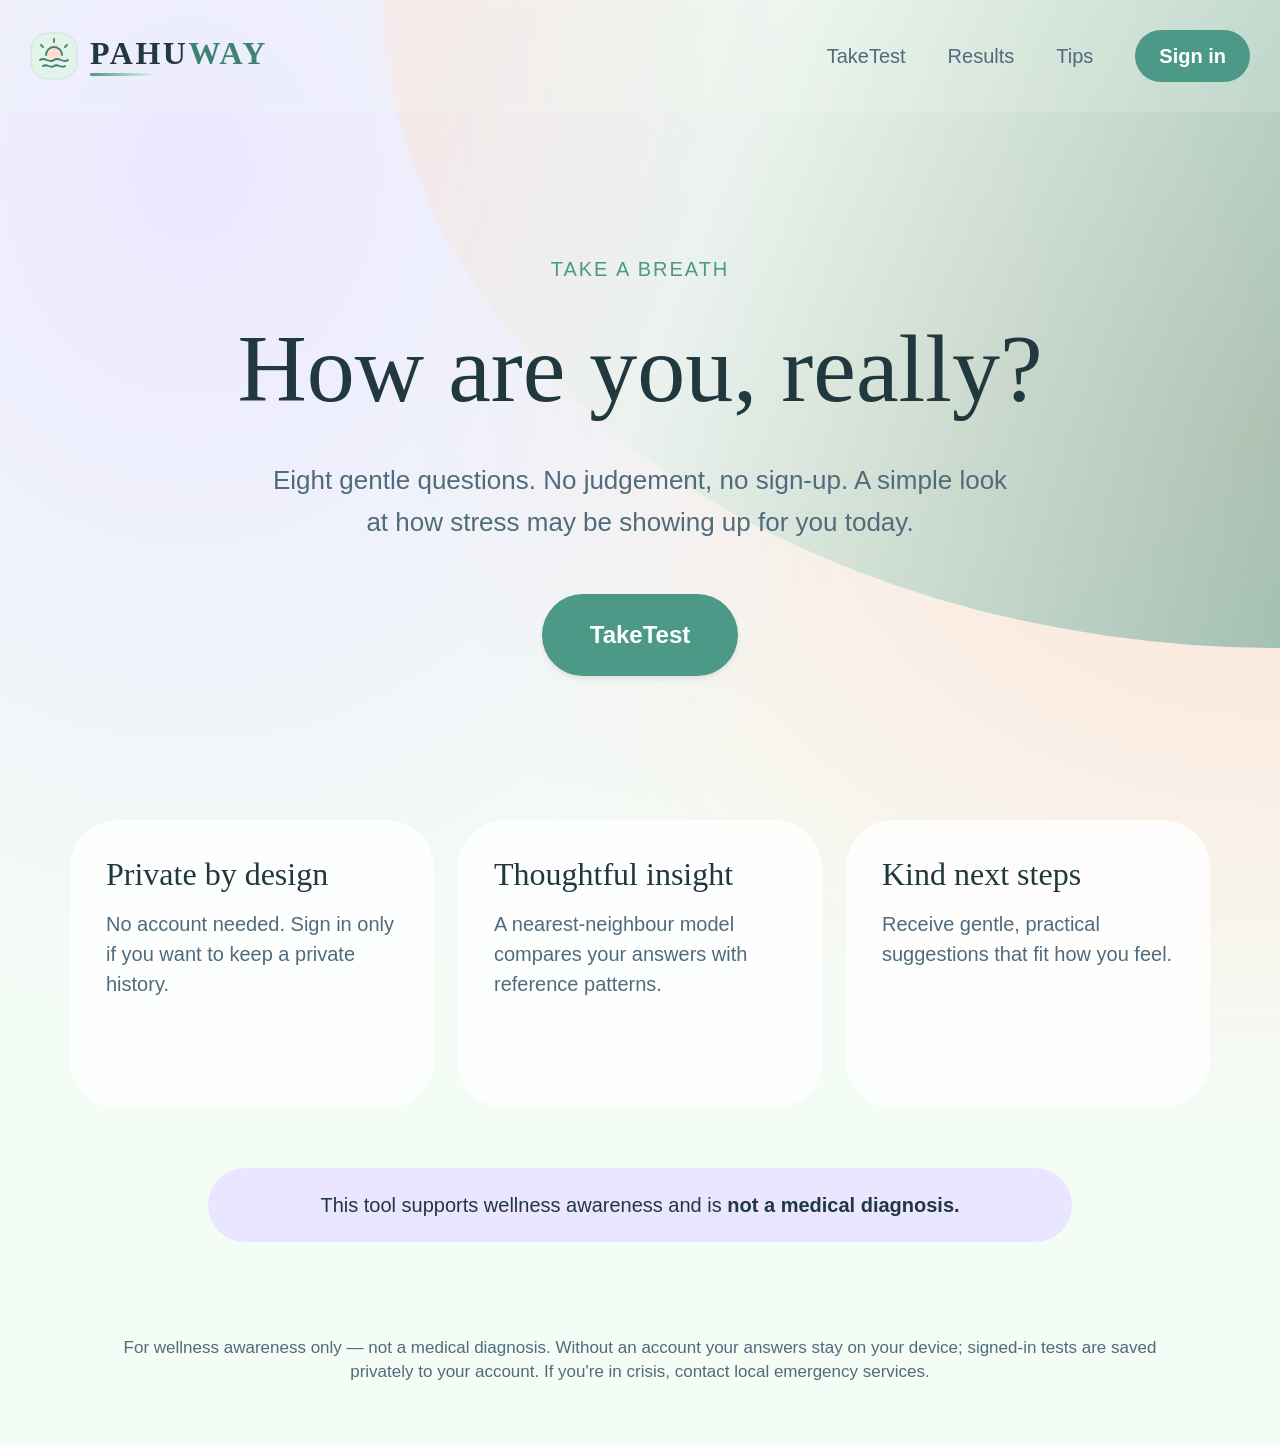
<file: index.html>
<!doctype html>
<html lang="en">
  <head>
    <meta charset="UTF-8" />
    <meta name="viewport" content="width=device-width, initial-scale=1.0" />
    <meta
      name="description"
      content="A gentle space to take a wellness test and explore wellness tips."
    />
    <title>PAHUWAY — Home</title>
    <link rel="stylesheet" href="styling/common.css" />
    <link rel="stylesheet" href="styling/index.css" />
    <script src="navigation.js" defer></script>
  </head>
  <body>
    <header class="site-header">
      <a class="brand" href="index.html" aria-label="PAHUWAY home">
        <svg class="brand-mark" viewBox="0 0 48 48" fill="none" aria-hidden="true" focusable="false">
          <rect x="1" y="1" width="46" height="46" rx="17" fill="var(--mint)" stroke="var(--border)" />
          <circle cx="24" cy="21" r="8" fill="var(--peach)" />
          <path d="M16 23a8 8 0 0 1 16 0M24 7v3M11 13l2 2M37 13l-2 2" stroke="currentColor" stroke-width="1.8" stroke-linecap="round" />
          <path d="M10 28c5-4 9 4 14 0s9 4 14 0M13 34c4-3 7 3 11 0s7 3 11 0" stroke="currentColor" stroke-width="1.8" stroke-linecap="round" />
        </svg>
        <span class="brand-wordmark">PAHU<span class="brand-accent">WAY</span></span>
      </a>
      <nav class="site-nav" aria-label="Main navigation">
        <a href="TakeTest.html">TakeTest</a>
        <a href="results.html">Results</a>
        <a href="tips.html">Tips</a>
        <a class="nav-sign-in" href="sign-in.html">Sign in</a>
      </nav>
    </header>
    <main>
      <section class="hero" aria-labelledby="home-title">
        <p class="eyebrow">Take a breath</p>
        <h1 id="home-title">How are you, really?</h1>
        <p class="hero-description">
          Eight gentle questions. No judgement, no sign-up. A simple look at how
          stress may be showing up for you today.
        </p>
        <a class="button" href="TakeTest.html">TakeTest</a>
      </section>
      <div class="home-content">
        <section class="feature-grid" aria-label="About PAHUWAY">
          <article class="feature-card">
            <h2>Private by design</h2>
            <p>
              No account needed. Sign in only if you want to keep a private
              history.
            </p>
          </article>
          <article class="feature-card">
            <h2>Thoughtful insight</h2>
            <p>
              A nearest-neighbour model compares your answers with reference
              patterns.
            </p>
          </article>
          <article class="feature-card">
            <h2>Kind next steps</h2>
            <p>Receive gentle, practical suggestions that fit how you feel.</p>
          </article>
        </section>
        <p class="wellness-note">
          This tool supports wellness awareness and is
          <strong>not a medical diagnosis.</strong>
        </p>
      </div>
    </main>
    <footer class="site-footer">
      For wellness awareness only — not a medical diagnosis. Without an account
      your answers stay on your device; signed-in tests are saved privately
      to your account. If you're in crisis, contact local emergency services.
    </footer>
  </body>
</html>
</file>
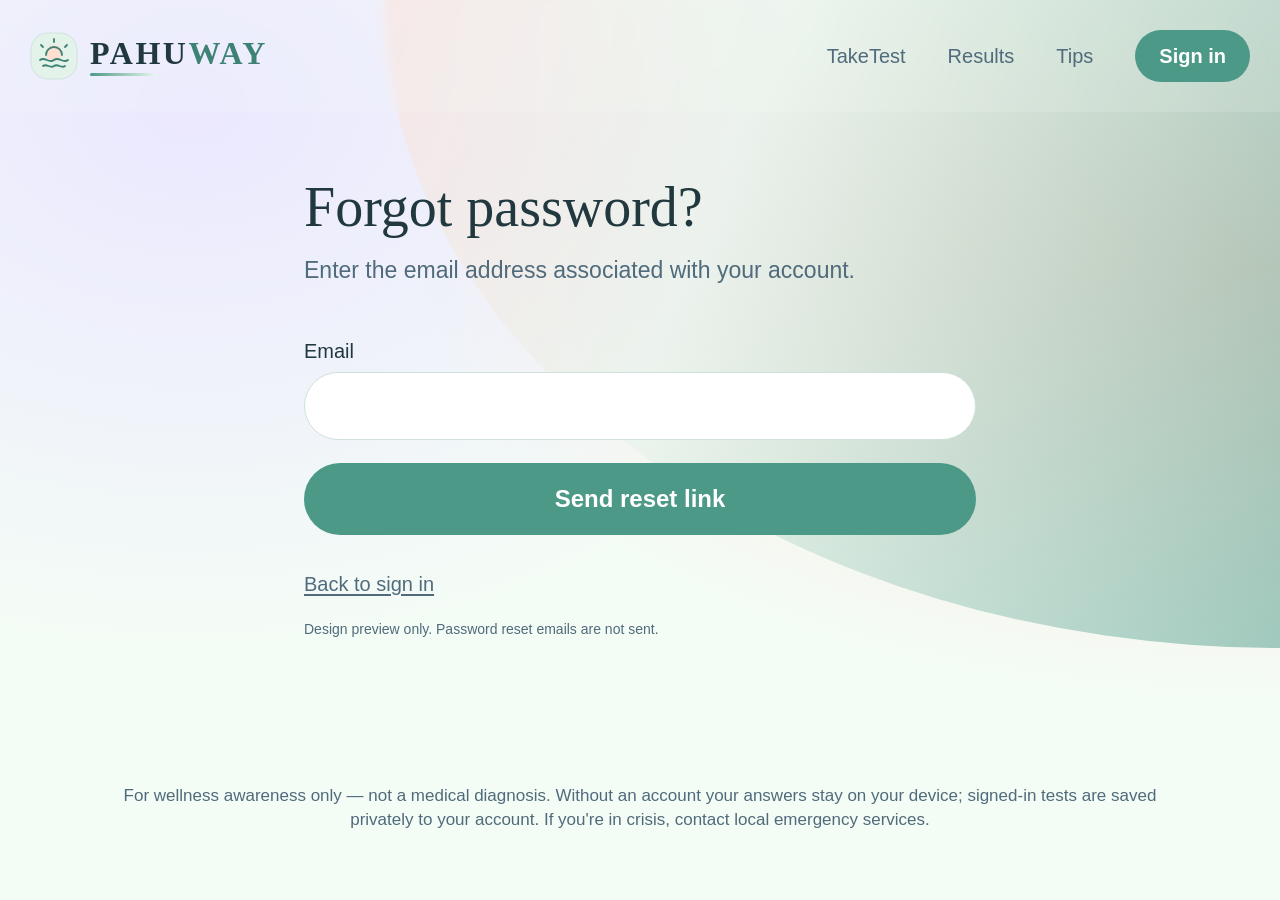
<file: forgot-password.html>
<!doctype html>
<html lang="en">
  <head>
    <meta charset="UTF-8" />
    <meta name="viewport" content="width=device-width, initial-scale=1.0" />
    <title>Forgot password — PAHUWAY</title>
    <link rel="stylesheet" href="styling/common.css" />
    <link rel="stylesheet" href="styling/forgot-password.css" />
    <script src="navigation.js" defer></script>
  </head>
  <body class="auth-page">
    <header class="site-header">
      <a class="brand" href="index.html" aria-label="PAHUWAY home">
        <svg class="brand-mark" viewBox="0 0 48 48" fill="none" aria-hidden="true" focusable="false">
          <rect x="1" y="1" width="46" height="46" rx="17" fill="var(--mint)" stroke="var(--border)" />
          <circle cx="24" cy="21" r="8" fill="var(--peach)" />
          <path d="M16 23a8 8 0 0 1 16 0M24 7v3M11 13l2 2M37 13l-2 2" stroke="currentColor" stroke-width="1.8" stroke-linecap="round" />
          <path d="M10 28c5-4 9 4 14 0s9 4 14 0M13 34c4-3 7 3 11 0s7 3 11 0" stroke="currentColor" stroke-width="1.8" stroke-linecap="round" />
        </svg>
        <span class="brand-wordmark">PAHU<span class="brand-accent">WAY</span></span>
      </a>
      <nav class="site-nav" aria-label="Main navigation">
        <a href="TakeTest.html">TakeTest</a>
        <a href="results.html">Results</a>
        <a href="tips.html">Tips</a>
        <a class="nav-sign-in" href="sign-in.html">Sign in</a>
      </nav>
    </header>
    <main class="auth-main">
      <h1>Forgot password?</h1>
      <p class="intro">Enter the email address associated with your account.</p>
      <form class="auth-form" aria-describedby="demo-note">
        <div class="field">
          <label for="email">Email</label
          ><input id="email" type="email" autocomplete="email" required />
        </div>
        <button class="button" type="button">Send reset link</button>
      </form>
      <div class="auth-links"><a href="sign-in.html">Back to sign in</a></div>
      <p class="demo-note" id="demo-note">
        Design preview only. Password reset emails are not sent.
      </p>
    </main>
    <footer class="site-footer">
      For wellness awareness only — not a medical diagnosis. Without an account
      your answers stay on your device; signed-in tests are saved privately
      to your account. If you're in crisis, contact local emergency services.
    </footer>
  </body>
</html>
</file>
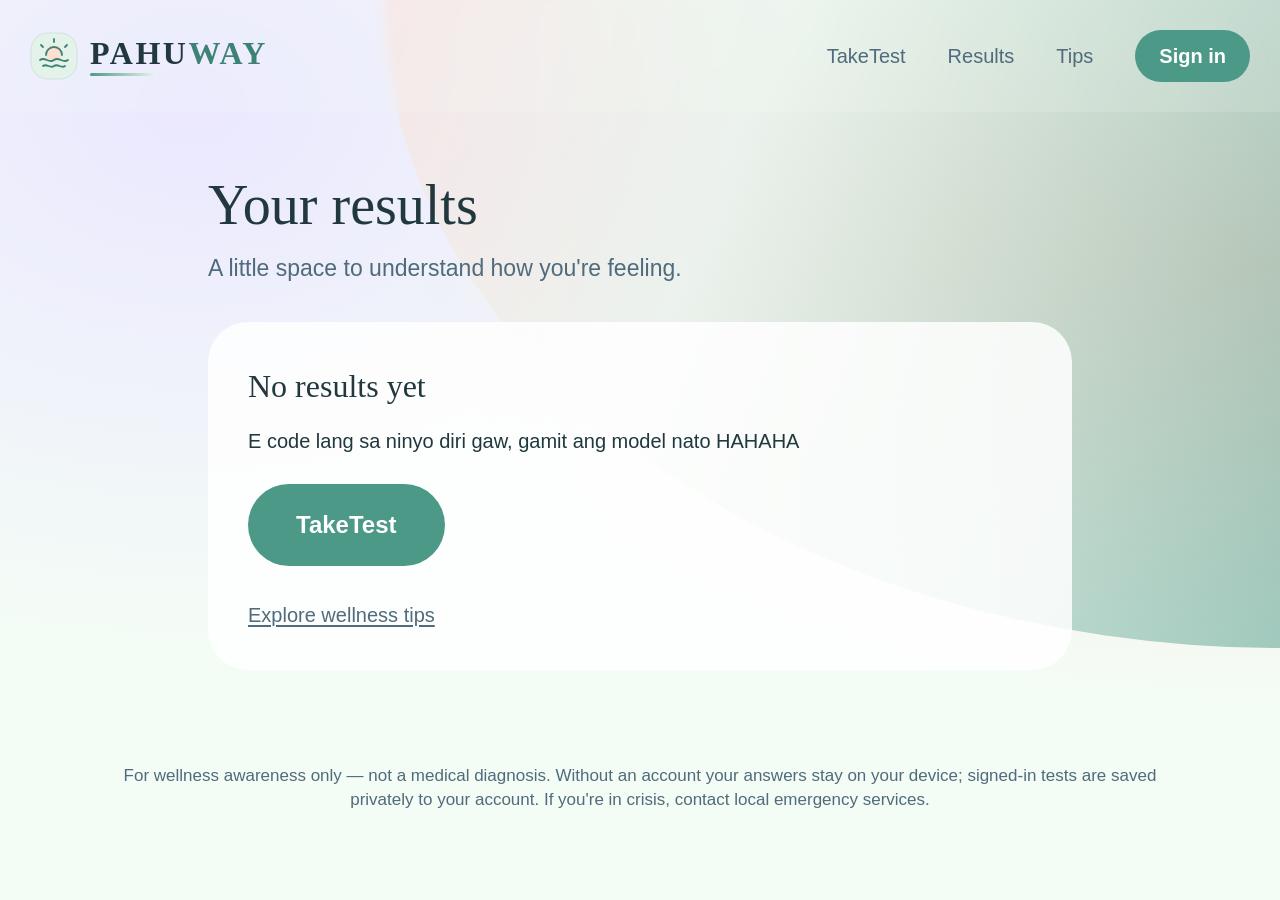
<file: results.html>
<!doctype html>
<html lang="en">
  <head>
    <meta charset="UTF-8" />
    <meta name="viewport" content="width=device-width, initial-scale=1.0" />
    <title>Results — PAHUWAY</title>
    <link rel="stylesheet" href="styling/common.css" />
    <link rel="stylesheet" href="styling/results.css" />
    <script src="navigation.js" defer></script>
  </head>
  <body>
    <header class="site-header">
      <a class="brand" href="index.html" aria-label="PAHUWAY home">
        <svg
          class="brand-mark"
          viewBox="0 0 48 48"
          fill="none"
          aria-hidden="true"
          focusable="false"
        >
          <rect
            x="1"
            y="1"
            width="46"
            height="46"
            rx="17"
            fill="var(--mint)"
            stroke="var(--border)"
          />
          <circle cx="24" cy="21" r="8" fill="var(--peach)" />
          <path
            d="M16 23a8 8 0 0 1 16 0M24 7v3M11 13l2 2M37 13l-2 2"
            stroke="currentColor"
            stroke-width="1.8"
            stroke-linecap="round"
          />
          <path
            d="M10 28c5-4 9 4 14 0s9 4 14 0M13 34c4-3 7 3 11 0s7 3 11 0"
            stroke="currentColor"
            stroke-width="1.8"
            stroke-linecap="round"
          />
        </svg>
        <span class="brand-wordmark"
          >PAHU<span class="brand-accent">WAY</span></span
        >
      </a>
      <nav class="site-nav" aria-label="Main navigation">
        <a href="TakeTest.html">TakeTest</a>
        <a href="results.html" aria-current="page">Results</a>
        <a href="tips.html">Tips</a>
        <a class="nav-sign-in" href="sign-in.html">Sign in</a>
      </nav>
    </header>
    <main class="results-main">
      <h1>Your results</h1>
      <p class="intro">A little space to understand how you're feeling.</p>
      <section class="empty-state">
        <h2>No results yet</h2>
        <p>E code lang sa ninyo diri gaw, gamit ang model nato HAHAHA</p>
        <a class="button" href="TakeTest.html">TakeTest</a>
        <p class="auth-links"><a href="tips.html">Explore wellness tips</a></p>
      </section>
    </main>
    <footer class="site-footer">
      For wellness awareness only — not a medical diagnosis. Without an account
      your answers stay on your device; signed-in tests are saved privately to
      your account. If you're in crisis, contact local emergency services.
    </footer>
  </body>
</html>
</file>
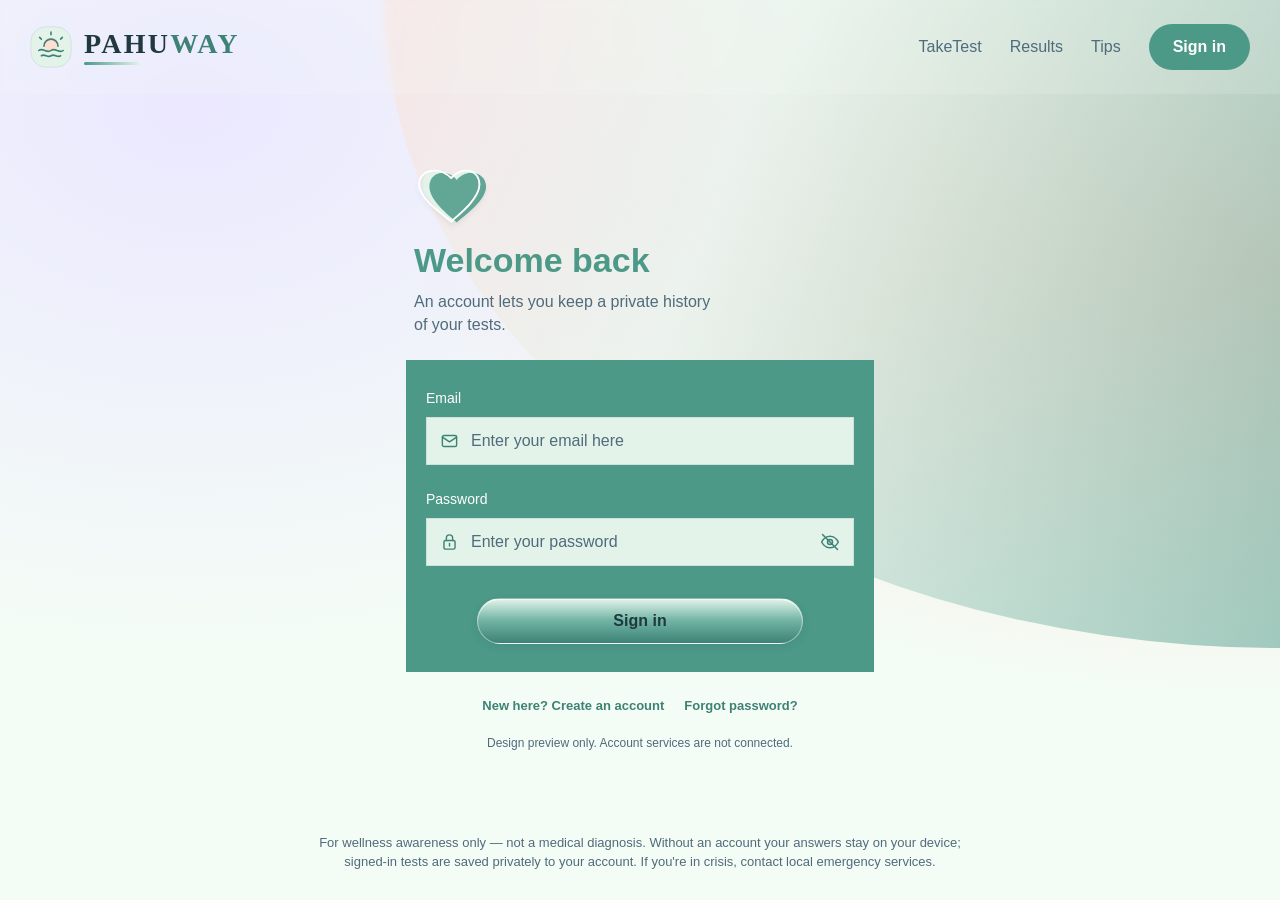
<file: sign-in.html>
<!doctype html>
<html lang="en">
  <head>
    <meta charset="UTF-8" />
    <meta name="viewport" content="width=device-width, initial-scale=1.0" />
    <title>Sign in — PAHUWAY</title>
    <link rel="stylesheet" href="styling/common.css" />
    <link rel="stylesheet" href="styling/sign-in.css" />
    <script src="auth.js" defer></script>
    <script src="navigation.js" defer></script>
  </head>
  <body class="auth-page">
    <header class="site-header">
      <a class="brand" href="index.html" aria-label="PAHUWAY home">
        <svg class="brand-mark" viewBox="0 0 48 48" fill="none" aria-hidden="true" focusable="false">
          <rect x="1" y="1" width="46" height="46" rx="17" fill="var(--mint)" stroke="var(--border)" />
          <circle cx="24" cy="21" r="8" fill="var(--peach)" />
          <path d="M16 23a8 8 0 0 1 16 0M24 7v3M11 13l2 2M37 13l-2 2" stroke="currentColor" stroke-width="1.8" stroke-linecap="round" />
          <path d="M10 28c5-4 9 4 14 0s9 4 14 0M13 34c4-3 7 3 11 0s7 3 11 0" stroke="currentColor" stroke-width="1.8" stroke-linecap="round" />
        </svg>
        <span class="brand-wordmark">PAHU<span class="brand-accent">WAY</span></span>
      </a>
      <nav class="site-nav" aria-label="Main navigation">
        <a href="TakeTest.html">TakeTest</a>
        <a href="results.html">Results</a>
        <a href="tips.html">Tips</a>
        <a class="nav-sign-in" href="sign-in.html" aria-current="page"
          >Sign in</a
        >
      </nav>
    </header>
    <main class="auth-main">
      <svg class="auth-mark" viewBox="0 0 82 72" fill="none" aria-hidden="true" focusable="false">
        <path d="M41 65C33 58 9 41 9 25C9 8 29 4 41 17C53 4 73 8 73 25C73 41 49 58 41 65Z" fill="var(--mint)" />
        <path d="M45 65C37 58 16 42 16 27C16 12 34 7 45 20C56 7 76 12 76 27C76 42 53 58 45 65Z" fill="currentColor" fill-opacity=".85" />
        <path d="M39 64C31 57 5 40 5 25C5 9 26 5 39 18C51 5 69 9 69 25C69 40 47 57 39 64Z" stroke="white" stroke-width="2" />
      </svg>
      <h1>Welcome back</h1>
      <p class="intro">
        An account lets you keep a private history of your tests.
      </p>
      <form class="auth-form" aria-describedby="demo-note">
        <div class="field">
          <label for="email">Email</label>
          <div class="input-wrap">
            <svg class="field-icon" viewBox="0 0 24 24" fill="none" stroke="currentColor" stroke-width="1.8" stroke-linecap="round" stroke-linejoin="round" aria-hidden="true" focusable="false"><rect x="3" y="5" width="18" height="14" rx="2"/><path d="m3 7 9 6 9-6"/></svg>
            <input id="email" type="email" autocomplete="email" placeholder="Enter your email here" required />
          </div>
        </div>
        <div class="field">
          <label for="password">Password</label>
          <div class="input-wrap">
            <svg class="field-icon" viewBox="0 0 24 24" fill="none" stroke="currentColor" stroke-width="1.8" stroke-linecap="round" stroke-linejoin="round" aria-hidden="true" focusable="false"><rect x="5" y="10" width="14" height="11" rx="2"/><path d="M8 10V7a4 4 0 0 1 8 0v3"/><path d="M12 14v3"/></svg>
            <input id="password" type="password" autocomplete="current-password" placeholder="Enter your password" required />
            <button class="password-toggle" type="button" aria-label="Show password" aria-controls="password" aria-pressed="false">
              <svg class="eye-icon" viewBox="0 0 24 24" fill="none" stroke="currentColor" stroke-width="1.8" stroke-linecap="round" stroke-linejoin="round" aria-hidden="true" focusable="false"><path d="M2 12s3.5-7 10-7 10 7 10 7-3.5 7-10 7S2 12 2 12Z"/><circle cx="12" cy="12" r="3"/><path class="eye-slash" d="m3 3 18 18"/></svg>
            </button>
          </div>
        </div>
        <button class="button" type="button">Sign in</button>
      </form>
      <div class="auth-links">
        <a href="sign-up.html">New here? Create an account</a
        ><a href="forgot-password.html">Forgot password?</a>
      </div>
      <p class="demo-note" id="demo-note">
        Design preview only. Account services are not connected.
      </p>
    </main>
    <footer class="site-footer">
      For wellness awareness only — not a medical diagnosis. Without an account
      your answers stay on your device; signed-in tests are saved privately
      to your account. If you're in crisis, contact local emergency services.
    </footer>
  </body>
</html>
</file>
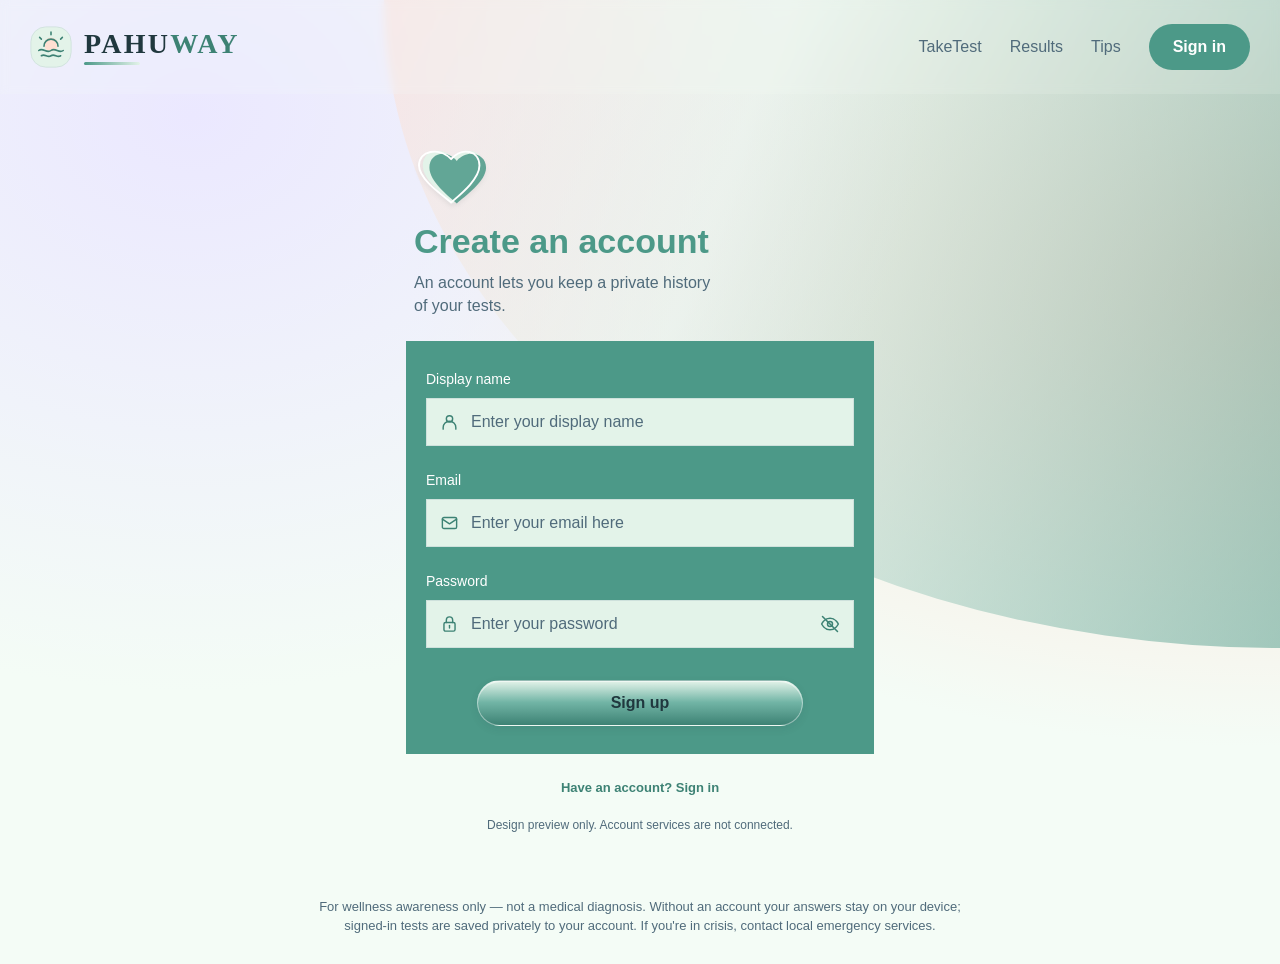
<file: sign-up.html>
<!doctype html>
<html lang="en">
  <head>
    <meta charset="UTF-8" />
    <meta name="viewport" content="width=device-width, initial-scale=1.0" />
    <title>Sign up — PAHUWAY</title>
    <link rel="stylesheet" href="styling/common.css" />
    <link rel="stylesheet" href="styling/sign-up.css" />
    <script src="auth.js" defer></script>
    <script src="navigation.js" defer></script>
  </head>
  <body class="auth-page">
    <header class="site-header">
      <a class="brand" href="index.html" aria-label="PAHUWAY home">
        <svg class="brand-mark" viewBox="0 0 48 48" fill="none" aria-hidden="true" focusable="false">
          <rect x="1" y="1" width="46" height="46" rx="17" fill="var(--mint)" stroke="var(--border)" />
          <circle cx="24" cy="21" r="8" fill="var(--peach)" />
          <path d="M16 23a8 8 0 0 1 16 0M24 7v3M11 13l2 2M37 13l-2 2" stroke="currentColor" stroke-width="1.8" stroke-linecap="round" />
          <path d="M10 28c5-4 9 4 14 0s9 4 14 0M13 34c4-3 7 3 11 0s7 3 11 0" stroke="currentColor" stroke-width="1.8" stroke-linecap="round" />
        </svg>
        <span class="brand-wordmark">PAHU<span class="brand-accent">WAY</span></span>
      </a>
      <nav class="site-nav" aria-label="Main navigation">
        <a href="TakeTest.html">TakeTest</a>
        <a href="results.html">Results</a>
        <a href="tips.html">Tips</a>
        <a class="nav-sign-in" href="sign-in.html">Sign in</a>
      </nav>
    </header>
    <main class="auth-main">
      <svg class="auth-mark" viewBox="0 0 82 72" fill="none" aria-hidden="true" focusable="false">
        <path d="M41 65C33 58 9 41 9 25C9 8 29 4 41 17C53 4 73 8 73 25C73 41 49 58 41 65Z" fill="var(--mint)" />
        <path d="M45 65C37 58 16 42 16 27C16 12 34 7 45 20C56 7 76 12 76 27C76 42 53 58 45 65Z" fill="currentColor" fill-opacity=".85" />
        <path d="M39 64C31 57 5 40 5 25C5 9 26 5 39 18C51 5 69 9 69 25C69 40 47 57 39 64Z" stroke="white" stroke-width="2" />
      </svg>
      <h1>Create an account</h1>
      <p class="intro">
        An account lets you keep a private history of your tests.
      </p>
      <form class="auth-form" aria-describedby="demo-note">
        <div class="field">
          <label for="display-name">Display name</label>
          <div class="input-wrap">
            <svg class="field-icon" viewBox="0 0 24 24" fill="none" stroke="currentColor" stroke-width="1.8" stroke-linecap="round" stroke-linejoin="round" aria-hidden="true" focusable="false"><circle cx="12" cy="8" r="4"/><path d="M4 21v-2a8 8 0 0 1 16 0v2"/></svg>
            <input id="display-name" type="text" autocomplete="nickname" placeholder="Enter your display name" required />
          </div>
        </div>
        <div class="field">
          <label for="email">Email</label>
          <div class="input-wrap">
            <svg class="field-icon" viewBox="0 0 24 24" fill="none" stroke="currentColor" stroke-width="1.8" stroke-linecap="round" stroke-linejoin="round" aria-hidden="true" focusable="false"><rect x="3" y="5" width="18" height="14" rx="2"/><path d="m3 7 9 6 9-6"/></svg>
            <input id="email" type="email" autocomplete="email" placeholder="Enter your email here" required />
          </div>
        </div>
        <div class="field">
          <label for="password">Password</label>
          <div class="input-wrap">
            <svg class="field-icon" viewBox="0 0 24 24" fill="none" stroke="currentColor" stroke-width="1.8" stroke-linecap="round" stroke-linejoin="round" aria-hidden="true" focusable="false"><rect x="5" y="10" width="14" height="11" rx="2"/><path d="M8 10V7a4 4 0 0 1 8 0v3"/><path d="M12 14v3"/></svg>
            <input id="password" type="password" autocomplete="new-password" placeholder="Enter your password" required />
            <button class="password-toggle" type="button" aria-label="Show password" aria-controls="password" aria-pressed="false">
              <svg class="eye-icon" viewBox="0 0 24 24" fill="none" stroke="currentColor" stroke-width="1.8" stroke-linecap="round" stroke-linejoin="round" aria-hidden="true" focusable="false"><path d="M2 12s3.5-7 10-7 10 7 10 7-3.5 7-10 7S2 12 2 12Z"/><circle cx="12" cy="12" r="3"/><path class="eye-slash" d="m3 3 18 18"/></svg>
            </button>
          </div>
        </div>
        <button class="button" type="button">Sign up</button>
      </form>
      <div class="auth-links">
        <a href="sign-in.html">Have an account? Sign in</a>
      </div>
      <p class="demo-note" id="demo-note">
        Design preview only. Account services are not connected.
      </p>
    </main>
    <footer class="site-footer">
      For wellness awareness only — not a medical diagnosis. Without an account
      your answers stay on your device; signed-in tests are saved privately
      to your account. If you're in crisis, contact local emergency services.
    </footer>
  </body>
</html>
</file>
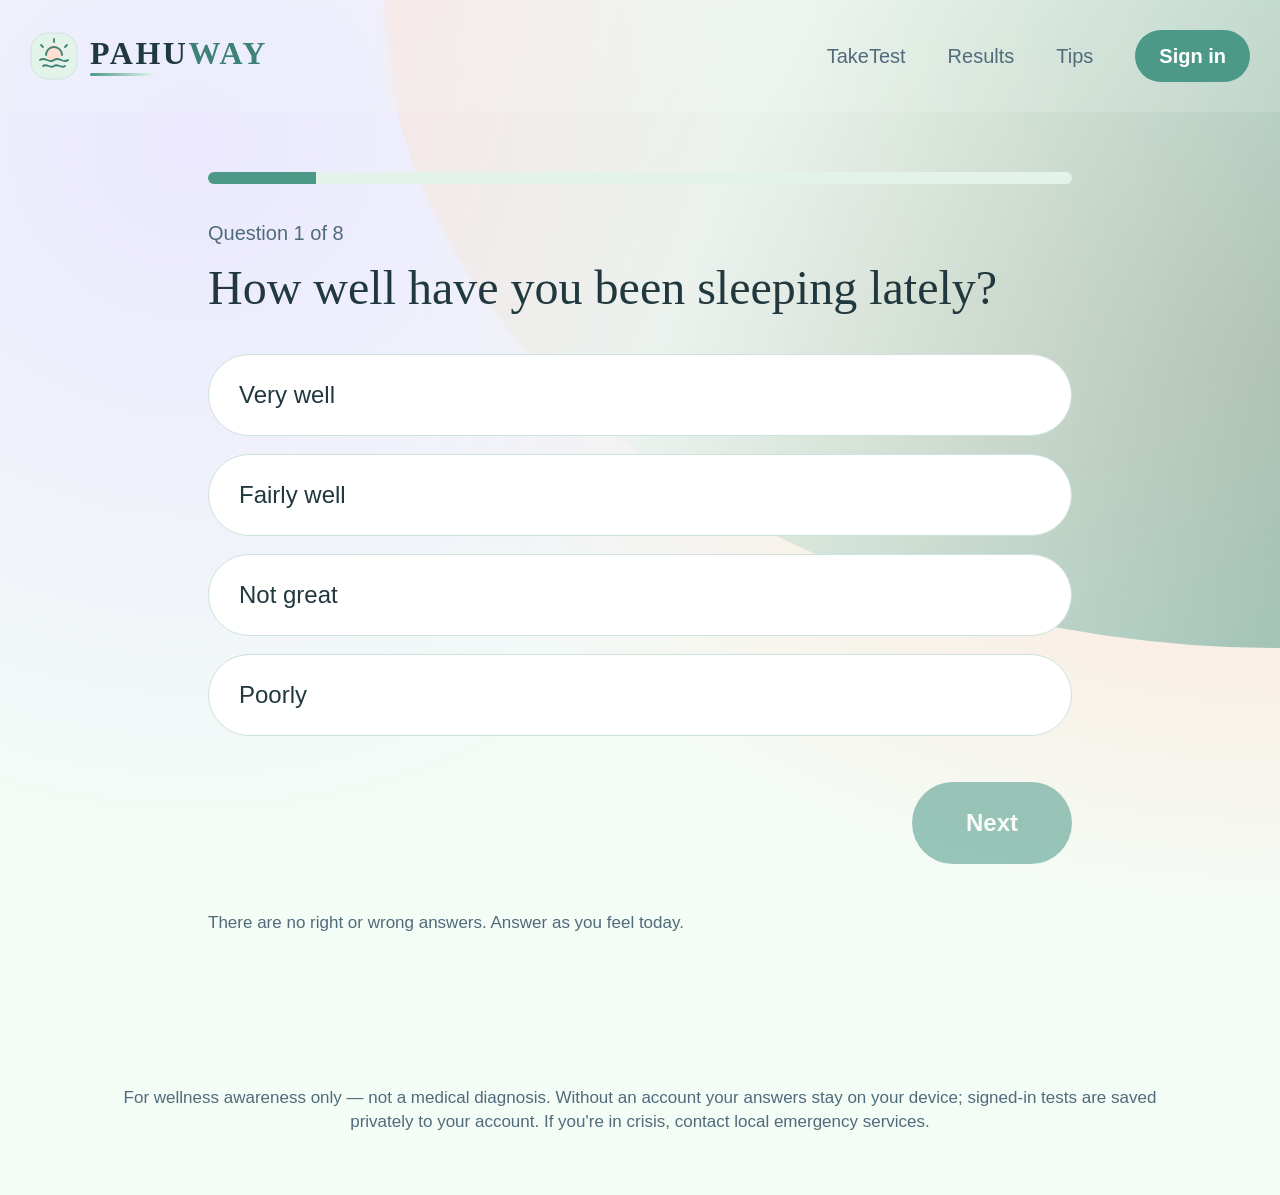
<file: TakeTest.html>
<!doctype html>
<html lang="en">
  <head>
    <meta charset="UTF-8" />
    <meta name="viewport" content="width=device-width, initial-scale=1.0" />
    <title>TakeTest — PAHUWAY</title>
    <link rel="stylesheet" href="styling/common.css" />
    <link rel="stylesheet" href="styling/TakeTest.css" />
    <script src="TakeTest.js" defer></script>
    <script src="navigation.js" defer></script>
  </head>
  <body class="TakeTest-page">
    <header class="site-header">
      <a class="brand" href="index.html" aria-label="PAHUWAY home">
        <svg class="brand-mark" viewBox="0 0 48 48" fill="none" aria-hidden="true" focusable="false">
          <rect x="1" y="1" width="46" height="46" rx="17" fill="var(--mint)" stroke="var(--border)" />
          <circle cx="24" cy="21" r="8" fill="var(--peach)" />
          <path d="M16 23a8 8 0 0 1 16 0M24 7v3M11 13l2 2M37 13l-2 2" stroke="currentColor" stroke-width="1.8" stroke-linecap="round" />
          <path d="M10 28c5-4 9 4 14 0s9 4 14 0M13 34c4-3 7 3 11 0s7 3 11 0" stroke="currentColor" stroke-width="1.8" stroke-linecap="round" />
        </svg>
        <span class="brand-wordmark">PAHU<span class="brand-accent">WAY</span></span>
      </a>
      <nav class="site-nav" aria-label="Main navigation">
        <a href="TakeTest.html" aria-current="page">TakeTest</a>
        <a href="results.html">Results</a>
        <a href="tips.html">Tips</a>
        <a class="nav-sign-in" href="sign-in.html">Sign in</a>
      </nav>
    </header>
    <main class="TakeTest-main">
      <div
        class="progress"
        role="progressbar"
        aria-label="TakeTest progress"
        aria-valuemin="0"
        aria-valuemax="8"
        aria-valuenow="1"
      >
        <div class="progress-fill"></div>
      </div>
      <p class="question-number" aria-live="polite">Question 1 of 8</p>
      <form id="TakeTest-form">
        <fieldset class="question" aria-describedby="question-help">
          <legend tabindex="-1">How well have you been sleeping lately?</legend>
          <label class="answer"
            ><input type="radio" name="sleep" value="very-well" /><span
              >Very well</span
            ></label
          >
          <label class="answer"
            ><input type="radio" name="sleep" value="fairly-well" /><span
              >Fairly well</span
            ></label
          >
          <label class="answer"
            ><input type="radio" name="sleep" value="not-great" /><span
              >Not great</span
            ></label
          >
          <label class="answer"
            ><input type="radio" name="sleep" value="poorly" /><span
              >Poorly</span
            ></label
          >
        </fieldset>
        <div class="TakeTest-actions">
          <button class="button" id="next-question" type="submit" disabled>
            Next
          </button>
        </div>
      </form>
      <p class="question-help" id="question-help">
        There are no right or wrong answers. Answer as you feel today.
      </p>
      <section
        id="TakeTest-complete"
        class="empty-state"
        hidden
        aria-labelledby="complete-title"
      >
        <h1 id="complete-title" tabindex="-1">TakeTest complete</h1>
        <p>
          Thank you for taking a moment for yourself. Explore some gentle next
          steps in our wellness tips.
        </p>
        <a class="button" href="tips.html">Explore wellness tips</a>
        <p class="demo-note">
          Your answers are not saved or used to calculate a result in this
          preview.
        </p>
      </section>
    </main>
    <footer class="site-footer">
      For wellness awareness only — not a medical diagnosis. Without an account
      your answers stay on your device; signed-in tests are saved privately
      to your account. If you're in crisis, contact local emergency services.
    </footer>
  </body>
</html>
</file>
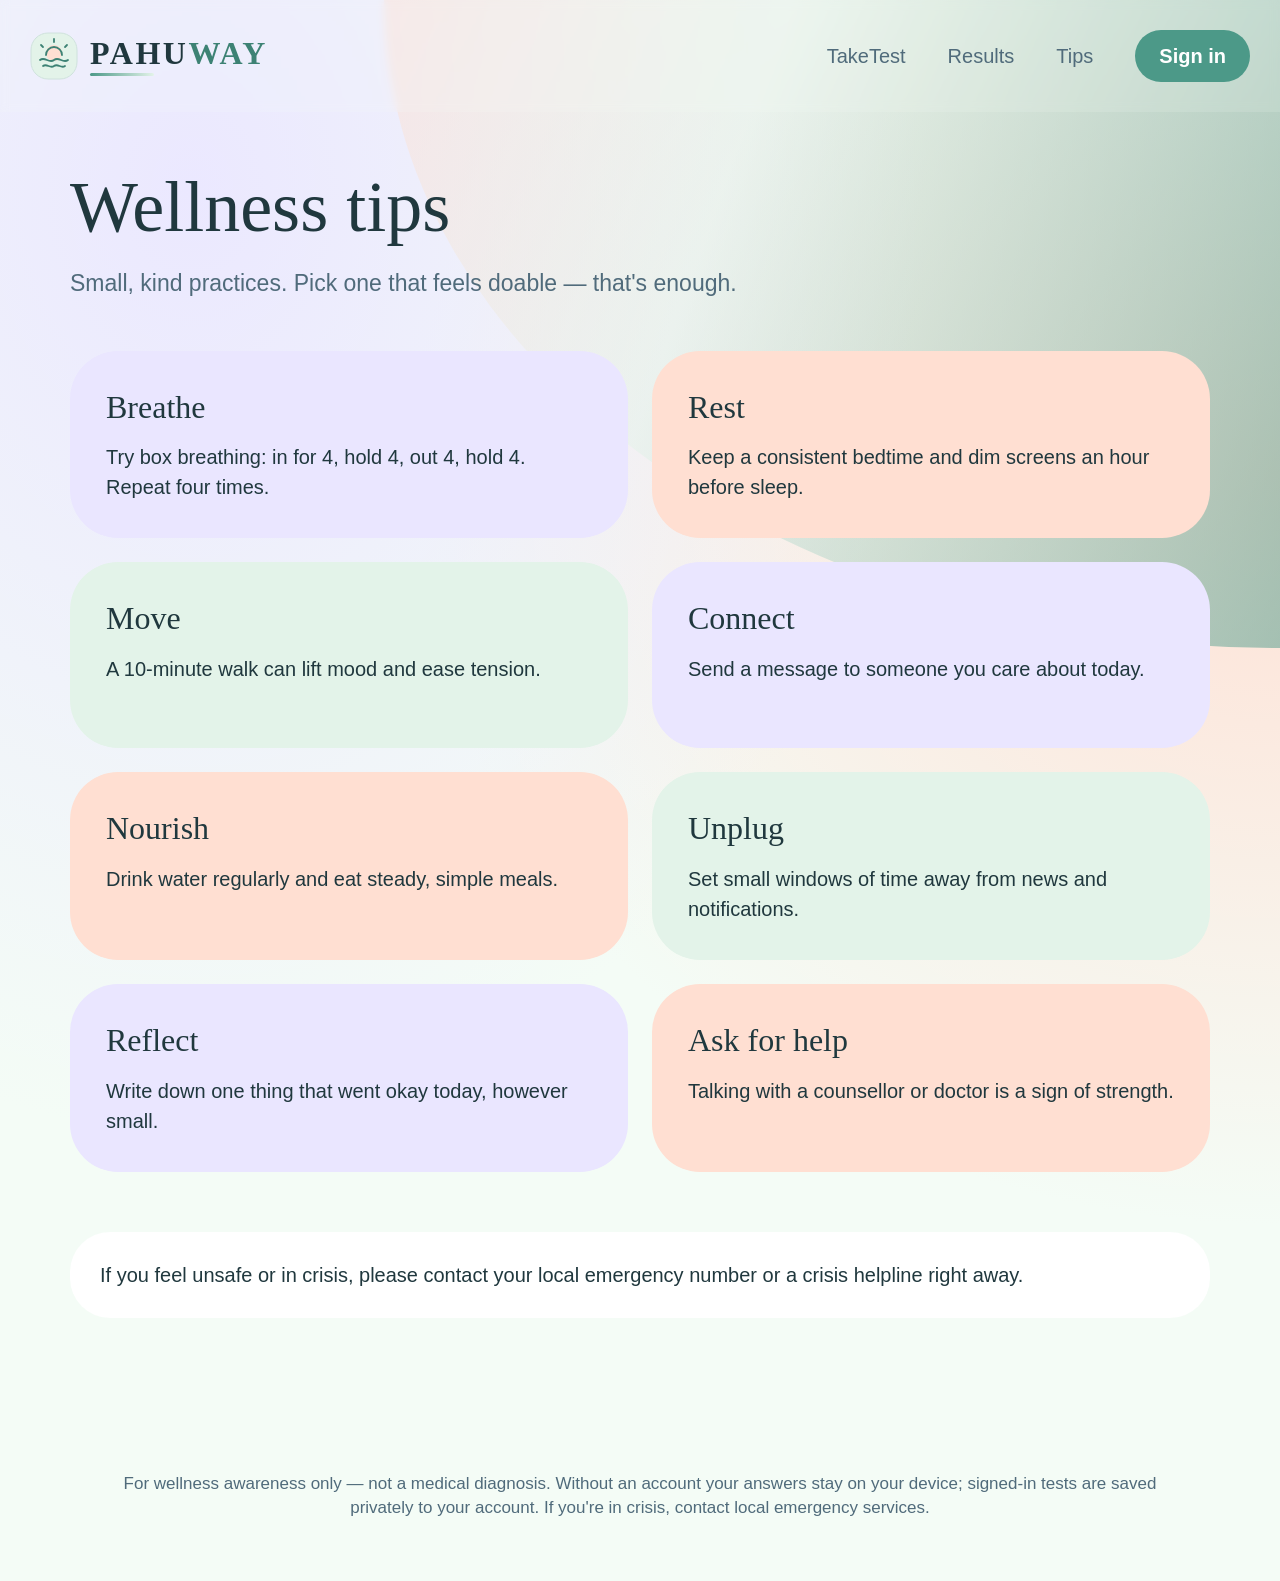
<file: tips.html>
<!doctype html>
<html lang="en">
  <head>
    <meta charset="UTF-8" />
    <meta name="viewport" content="width=device-width, initial-scale=1.0" />
    <title>Tips — PAHUWAY</title>
    <link rel="stylesheet" href="styling/common.css" />
    <link rel="stylesheet" href="styling/tips.css" />
    <script src="navigation.js" defer></script>
  </head>
  <body class="tips-page">
    <header class="site-header">
      <a class="brand" href="index.html" aria-label="PAHUWAY home">
        <svg class="brand-mark" viewBox="0 0 48 48" fill="none" aria-hidden="true" focusable="false">
          <rect x="1" y="1" width="46" height="46" rx="17" fill="var(--mint)" stroke="var(--border)" />
          <circle cx="24" cy="21" r="8" fill="var(--peach)" />
          <path d="M16 23a8 8 0 0 1 16 0M24 7v3M11 13l2 2M37 13l-2 2" stroke="currentColor" stroke-width="1.8" stroke-linecap="round" />
          <path d="M10 28c5-4 9 4 14 0s9 4 14 0M13 34c4-3 7 3 11 0s7 3 11 0" stroke="currentColor" stroke-width="1.8" stroke-linecap="round" />
        </svg>
        <span class="brand-wordmark">PAHU<span class="brand-accent">WAY</span></span>
      </a>
      <nav class="site-nav" aria-label="Main navigation">
        <a href="TakeTest.html">TakeTest</a>
        <a href="results.html">Results</a>
        <a href="tips.html" aria-current="page">Tips</a>
        <a class="nav-sign-in" href="sign-in.html">Sign in</a>
      </nav>
    </header>
    <main class="tips-main">
      <h1>Wellness tips</h1>
      <p class="intro">
        Small, kind practices. Pick one that feels doable — that's enough.
      </p>
      <section class="tips-grid" aria-label="Wellness practices">
        <article class="tip-card lavender">
          <h2>Breathe</h2>
          <p>
            Try box breathing: in for 4, hold 4, out 4, hold 4. Repeat four
            times.
          </p>
        </article>
        <article class="tip-card peach">
          <h2>Rest</h2>
          <p>Keep a consistent bedtime and dim screens an hour before sleep.</p>
        </article>
        <article class="tip-card mint">
          <h2>Move</h2>
          <p>A 10-minute walk can lift mood and ease tension.</p>
        </article>
        <article class="tip-card lavender">
          <h2>Connect</h2>
          <p>Send a message to someone you care about today.</p>
        </article>
        <article class="tip-card peach">
          <h2>Nourish</h2>
          <p>Drink water regularly and eat steady, simple meals.</p>
        </article>
        <article class="tip-card mint">
          <h2>Unplug</h2>
          <p>Set small windows of time away from news and notifications.</p>
        </article>
        <article class="tip-card lavender">
          <h2>Reflect</h2>
          <p>Write down one thing that went okay today, however small.</p>
        </article>
        <article class="tip-card peach">
          <h2>Ask for help</h2>
          <p>Talking with a counsellor or doctor is a sign of strength.</p>
        </article>
      </section>
      <p class="crisis-note">
        If you feel unsafe or in crisis, please contact your local emergency
        number or a crisis helpline right away.
      </p>
    </main>
    <footer class="site-footer">
      For wellness awareness only — not a medical diagnosis. Without an account
      your answers stay on your device; signed-in tests are saved privately
      to your account. If you're in crisis, contact local emergency services.
    </footer>
  </body>
</html>
</file>
<file: styling/common.css>
/* Shared foundations, navigation, buttons, and reusable components. */
:root {
  --ink: #20383e;
  --muted: #506b7b;
  --green: #4c9988;
  --mint: #e3f3e9;
  --lavender: #eae6ff;
  --peach: #ffdfd2;
  --border: #cee1dc;
}

* {
  box-sizing: border-box;
}

body {
  position: relative;
  isolation: isolate;
  margin: 0;
  min-height: 100vh;
  min-height: 100svh;
  color: var(--ink);
  font-family: "Segoe UI", Arial, sans-serif;
  font-size: 20px;
  line-height: 1.5;
  background:
    radial-gradient(ellipse at 15% 12%, #ebe8ff 0, transparent 48%),
    radial-gradient(ellipse at 100% 30%, #ffe1d5 0, transparent 48%), #f4fcf6;
}

/* The curved decoration belongs to the full page background. */
body::before {
  content: "";
  position: absolute;
  z-index: -1;
  top: 0;
  right: 0;
  width: 70%;
  height: min(72vh, 800px);
  border-bottom-left-radius: 100% 100%;
  background: linear-gradient(110deg, var(--peach), var(--mint) 36%, var(--green));
  opacity: 0.5;
  pointer-events: none;
}

a {
  color: inherit;
  text-underline-offset: 3px;
}

button,
input {
  font: inherit;
}

button,
a,
input {
  -webkit-tap-highlight-color: transparent;
}

:focus-visible {
  outline: 3px solid #286a60;
  outline-offset: 5px;
}

h1,
h2,
p {
  margin: 0;
}

h1,
h2,
.brand {
  font-family: Georgia, "Times New Roman", serif;
  font-weight: 400;
}

.site-header {
  position: sticky;
  top: 0;
  z-index: 100;
  flex-shrink: 0;
  display: flex;
  align-items: center;
  justify-content: space-between;
  gap: 32px;
  padding: 30px;
  width: 100%;
  max-width: none;
  margin: 0;
  background: rgb(244 252 246 / 15%);
  -webkit-backdrop-filter: blur(4px);
  backdrop-filter: blur(4px);
  transition: background-color 200ms ease, backdrop-filter 200ms ease, box-shadow 200ms ease;
}

.site-header.is-scrolled {
  background: rgb(244 252 246 / 95%);
  -webkit-backdrop-filter: blur(12px);
  backdrop-filter: blur(12px);
  box-shadow: 0 2px 12px #20383e14;
}

@media (prefers-reduced-motion: reduce) {
  .site-header {
    transition: none;
  }
}

.brand {
  display: inline-flex;
  align-items: center;
  gap: 12px;
  color: var(--ink);
  font-size: 32px;
  text-decoration: none;
  white-space: nowrap;
}

.brand-mark {
  flex: none;
  width: 1.5em;
  height: 1.5em;
  color: #3d8274;
}

.brand-wordmark {
  position: relative;
  padding-bottom: 5px;
  font-weight: 600;
  letter-spacing: 0.08em;
  line-height: 1.1;
}

.brand-wordmark::after {
  content: "";
  position: absolute;
  bottom: 0;
  left: 0;
  width: 36%;
  height: 3px;
  border-radius: 999px;
  background: linear-gradient(90deg, var(--green), var(--mint));
}

.brand-accent {
  color: #3d8274;
}

.brand:hover .brand-accent {
  color: var(--ink);
}

.site-nav {
  display: flex;
  align-items: center;
  gap: 42px;
}

.site-nav a {
  color: var(--muted);
  text-decoration: none;
}

.site-nav a:hover {
  color: var(--ink);
}

.button,
.site-nav .nav-sign-in {
  display: inline-flex;
  align-items: center;
  justify-content: center;
  border: 0;
  border-radius: 999px;
  color: white;
  background: var(--green);
  text-decoration: none;
  font-weight: 600;
  cursor: pointer;
}

.site-nav .nav-sign-in {
  padding: 11px 24px;
}

.button:hover,
.site-nav .nav-sign-in:hover {
  background: #3d8274;
  color: white;
}

.button {
  padding: 23px 48px;
  font-size: 24px;
}

.site-footer {
  max-width: 1200px;
  margin: auto;
  padding: 94px 50px 60px;
  text-align: center;
  color: var(--muted);
  font-size: 17px;
  line-height: 1.45;
}

.intro {
  font-size: 23px;
  color: var(--muted);
  margin-top: 12px;
}

.auth-links {
  display: flex;
  flex-wrap: wrap;
  gap: 24px;
  margin-top: 34px;
  color: var(--muted);
}

.demo-note {
  color: var(--muted);
  font-size: 14px;
  margin-top: 20px;
}

.empty-state {
  background: #ffffffd9;
  padding: 40px;
  border-radius: 40px;
  margin-top: 36px;
}

.empty-state h2 {
  font-size: 32px;
  margin-bottom: 16px;
}

.empty-state .button {
  margin-top: 28px;
}

@media (max-width: 760px) {
  body {
    font-size: 18px;
  }

  .site-header {
    padding: 22px 20px;
    gap: 20px;
    flex-wrap: wrap;
  }

  .brand {
    font-size: 29px;
  }

  .site-nav {
    gap: 20px;
    font-size: 16px;
  }

  .site-nav .nav-sign-in {
    padding: 9px 17px;
  }

  .button {
    font-size: 21px;
    padding: 18px 32px;
  }

  .intro {
    font-size: 20px;
  }

  .auth-links {
    gap: 16px;
  }

  .site-footer {
    padding: 80px 24px 36px;
    font-size: 15px;
  }
}

@media (max-width: 480px) {
  .site-header {
    justify-content: center;
  }

  .site-nav {
    width: 100%;
    justify-content: space-between;
    gap: 10px;
  }
}


@media (max-width: 600px) {
  body::before {
    width: 92%;
    height: 320px;
  }
}
</file>
<file: styling/index.css>
/* Styles for index.html. */
.hero {
  text-align: center;
  padding: 142px 24px 144px;
}

.eyebrow {
  color: var(--green);
  letter-spacing: 2px;
  text-transform: uppercase;
}

.hero h1 {
  font-size: clamp(54px, 8.8vw, 96px);
  line-height: 1.15;
  margin-top: 30px;
}

.hero-description {
  color: var(--muted);
  max-width: 760px;
  font-size: 26px;
  line-height: 1.6;
  margin: 36px auto 50px;
}

.hero .button {
  box-shadow: 0 3px 4px #20383e18;
}

.home-content {
  max-width: 1200px;
  margin: auto;
  padding: 0 30px;
}

.feature-grid {
  display: grid;
  grid-template-columns: repeat(3, 1fr);
  gap: 24px;
}

.feature-card {
  padding: 34px 36px;
  border-radius: 48px;
  background: #ffffffd9;
  min-height: 288px;
}

.feature-card h2 {
  font-size: 32px;
  line-height: 1.3;
  margin-bottom: 14px;
}

.feature-card p {
  color: var(--muted);
}

.wellness-note {
  max-width: 864px;
  margin: 60px auto 0;
  padding: 22px 28px;
  border-radius: 999px;
  background: var(--lavender);
  text-align: center;
}

@media (min-width: 1440px) {
  .hero {
    padding-top: 150px;
  }
}

@media (max-width: 760px) {
  .hero {
    padding: 80px 22px;
  }

  .hero h1 {
    font-size: clamp(45px, 9vw, 68px);
  }

  .hero-description {
    font-size: 21px;
    margin: 28px auto 36px;
  }

  .home-content {
    padding-left: 20px;
    padding-right: 20px;
  }

  .feature-grid {
    grid-template-columns: 1fr;
  }

  .feature-card {
    min-height: auto;
    padding: 30px;
    border-radius: 34px;
  }

  .wellness-note {
    border-radius: 32px;
    margin-top: 36px;
  }

  .feature-card h2 {
    font-size: 29px;
  }
}

@media (max-width: 480px) {
  .hero {
    padding-top: 60px;
  }
}
</file>
<file: styling/forgot-password.css>
/* Styles for forgot-password.html. */
.auth-main {
  max-width: 720px;
  padding: 62px 24px 0;
  margin: auto;
}

.auth-main h1 {
  font-size: 56px;
  line-height: 1.2;
}

.auth-form {
  margin-top: 48px;
}

.field {
  margin-bottom: 23px;
}

.field label {
  display: block;
  margin-bottom: 6px;
}

.field input {
  width: 100%;
  height: 68px;
  border: 1px solid var(--border);
  border-radius: 999px;
  padding: 12px 24px;
  background: white;
  color: var(--ink);
}

.auth-form .button {
  width: 100%;
  min-height: 72px;
  padding: 16px 24px;
}

.auth-page .site-footer {
  padding-top: 144px;
}

@media (max-width: 760px) {
  .auth-main {
    padding-top: 44px;
  }

  .auth-main h1 {
    font-size: 44px;
  }

  .auth-form {
    margin-top: 36px;
  }

  .auth-page .site-footer {
    padding: 80px 24px 36px;
    font-size: 15px;
  }
}

@media (max-width: 480px) {
  .auth-main h1 {
    font-size: 39px;
  }
}
</file>
<file: styling/results.css>
/* Styles for results.html. */
.results-main {
  max-width: 912px;
  padding: 60px 24px 0;
  margin: auto;
}

.results-main h1 {
  font-size: 56px;
  line-height: 1.2;
}

@media (max-width: 760px) {
  .results-main {
    padding-top: 44px;
  }

  .results-main h1 {
    font-size: 44px;
  }
}
</file>
<file: styling/sign-in.css>
/* Styles for sign-in.html. */
.auth-page {
  display: flex;
  flex-direction: column;
  font-size: 16px;
}

.auth-page .site-header {
  width: 100%;
  margin: 0 auto;
  max-width: none;
  padding: 24px 30px;
}

.auth-page .brand {
  font-size: 28px;
}

.auth-page .site-nav {
  gap: 28px;
  font-size: 16px;
}

.auth-main {
  width: min(500px, 100%);
  margin: auto;
  padding: 48px 24px 28px;
}

.auth-mark {
  display: block;
  width: 78px;
  height: 68px;
  margin-bottom: 12px;
  color: var(--green);
  filter: drop-shadow(0 3px 2px #20383e12);
}

.auth-main h1 {
  max-width: 350px;
  font-family: "Segoe UI", Arial, sans-serif;
  font-size: clamp(28px, 6vw, 34px);
  line-height: 1.15;
  font-weight: 700;
  color: var(--green);
}

.auth-main .intro {
  max-width: 300px;
  margin-top: 10px;
  font-size: 16px;
  line-height: 1.45;
}

.auth-form {
  margin: 24px -8px 0;
  padding: 28px 20px;
  background: var(--green);
  color: white;
}

.field {
  margin-bottom: 24px;
}

.field label {
  display: block;
  margin-bottom: 8px;
  font-size: 14px;
  font-weight: 500;
}

.field input {
  display: block;
  width: 100%;
  min-width: 0;
  height: 48px;
  padding: 10px 44px;
  border: 1px solid var(--border);
  border-radius: 0;
  background: var(--mint);
  color: var(--ink);
  font-size: 16px;
}


/* Icons sit inside the inputs without covering their text. */
.input-wrap {
  position: relative;
  color: #3d8274;
}

.field-icon {
  position: absolute;
  top: 50%;
  left: 14px;
  width: 19px;
  height: 19px;
  transform: translateY(-50%);
  pointer-events: none;
}

.field input::placeholder {
  color: var(--muted);
  opacity: 1;
}

.password-toggle {
  position: absolute;
  top: 2px;
  right: 2px;
  display: grid;
  place-items: center;
  width: 44px;
  height: 44px;
  padding: 0;
  border: 0;
  background: transparent;
  color: #3d8274;
  cursor: pointer;
}

.password-toggle:hover {
  background: #4c998818;
}

.password-toggle:focus-visible {
  outline-offset: -4px;
}

.eye-icon {
  width: 20px;
  height: 20px;
}

.password-toggle[aria-pressed="true"] .eye-slash {
  display: none;
}

.field input:focus-visible {
  outline-color: white;
  outline-offset: 3px;
}

.auth-form .button {
  display: flex;
  width: 76%;
  min-height: 44px;
  margin: 32px auto 0;
  padding: 10px 24px;
  border: 1px solid #ffffff70;
  border-radius: 999px;
  background: linear-gradient(180deg, var(--mint), #72b5a6 48%, #3d8274);
  box-shadow: inset 0 1px 0 #ffffff80, 0 3px 8px #20383e18;
  color: var(--ink);
  font-size: 16px;
}

.auth-form .button:hover {
  background: linear-gradient(180deg, var(--mint), #85c4b6 48%, var(--green));
}

.auth-main .auth-links {
  justify-content: center;
  gap: 12px 20px;
  margin-top: 24px;
  text-align: center;
  font-size: 13px;
}

.auth-links a {
  color: #3d8274;
  text-decoration: none;
  font-weight: 600;
}

.auth-links a:hover {
  text-decoration: underline;
}

.auth-main .demo-note {
  margin-top: 18px;
  text-align: center;
  font-size: 12px;
}

.auth-page .site-footer {
  width: 100%;
  margin: 0 auto;
  max-width: 720px;
  padding: 36px 24px 28px;
  font-size: 13px;
}

@media (max-width: 600px) {
  .auth-page .site-header {
    justify-content: center;
    flex-wrap: wrap;
    gap: 14px;
    padding: 20px 16px;
  }

  .auth-page .site-nav {
    width: 100%;
    justify-content: center;
    flex-wrap: wrap;
    gap: 12px 20px;
    font-size: 14px;
  }

  .auth-main {
    padding: 40px 24px 24px;
  }
}

@media (max-width: 360px) {
  .auth-main {
    padding-right: 18px;
    padding-left: 18px;
  }

  .auth-form {
    padding: 24px 16px;
  }
}
</file>
<file: styling/sign-up.css>
/* Styles for sign-up.html. */
.auth-page {
  display: flex;
  flex-direction: column;
  font-size: 16px;
}

.auth-page .site-header {
  width: 100%;
  margin: 0 auto;
  max-width: none;
  padding: 24px 30px;
}

.auth-page .brand {
  font-size: 28px;
}

.auth-page .site-nav {
  gap: 28px;
  font-size: 16px;
}

.auth-main {
  width: min(500px, 100%);
  margin: auto;
  padding: 48px 24px 28px;
}

.auth-mark {
  display: block;
  width: 78px;
  height: 68px;
  margin-bottom: 12px;
  color: var(--green);
  filter: drop-shadow(0 3px 2px #20383e12);
}

.auth-main h1 {
  max-width: 350px;
  font-family: "Segoe UI", Arial, sans-serif;
  font-size: clamp(28px, 6vw, 34px);
  line-height: 1.15;
  font-weight: 700;
  color: var(--green);
}

.auth-main .intro {
  max-width: 300px;
  margin-top: 10px;
  font-size: 16px;
  line-height: 1.45;
}

.auth-form {
  margin: 24px -8px 0;
  padding: 28px 20px;
  background: var(--green);
  color: white;
}

.field {
  margin-bottom: 24px;
}

.field label {
  display: block;
  margin-bottom: 8px;
  font-size: 14px;
  font-weight: 500;
}

.field input {
  display: block;
  width: 100%;
  min-width: 0;
  height: 48px;
  padding: 10px 44px;
  border: 1px solid var(--border);
  border-radius: 0;
  background: var(--mint);
  color: var(--ink);
  font-size: 16px;
}


/* Icons sit inside the inputs without covering their text. */
.input-wrap {
  position: relative;
  color: #3d8274;
}

.field-icon {
  position: absolute;
  top: 50%;
  left: 14px;
  width: 19px;
  height: 19px;
  transform: translateY(-50%);
  pointer-events: none;
}

.field input::placeholder {
  color: var(--muted);
  opacity: 1;
}

.password-toggle {
  position: absolute;
  top: 2px;
  right: 2px;
  display: grid;
  place-items: center;
  width: 44px;
  height: 44px;
  padding: 0;
  border: 0;
  background: transparent;
  color: #3d8274;
  cursor: pointer;
}

.password-toggle:hover {
  background: #4c998818;
}

.password-toggle:focus-visible {
  outline-offset: -4px;
}

.eye-icon {
  width: 20px;
  height: 20px;
}

.password-toggle[aria-pressed="true"] .eye-slash {
  display: none;
}

.field input:focus-visible {
  outline-color: white;
  outline-offset: 3px;
}

.auth-form .button {
  display: flex;
  width: 76%;
  min-height: 44px;
  margin: 32px auto 0;
  padding: 10px 24px;
  border: 1px solid #ffffff70;
  border-radius: 999px;
  background: linear-gradient(180deg, var(--mint), #72b5a6 48%, #3d8274);
  box-shadow: inset 0 1px 0 #ffffff80, 0 3px 8px #20383e18;
  color: var(--ink);
  font-size: 16px;
}

.auth-form .button:hover {
  background: linear-gradient(180deg, var(--mint), #85c4b6 48%, var(--green));
}

.auth-main .auth-links {
  justify-content: center;
  gap: 12px 20px;
  margin-top: 24px;
  text-align: center;
  font-size: 13px;
}

.auth-links a {
  color: #3d8274;
  text-decoration: none;
  font-weight: 600;
}

.auth-links a:hover {
  text-decoration: underline;
}

.auth-main .demo-note {
  margin-top: 18px;
  text-align: center;
  font-size: 12px;
}

.auth-page .site-footer {
  width: 100%;
  margin: 0 auto;
  max-width: 720px;
  padding: 36px 24px 28px;
  font-size: 13px;
}

@media (max-width: 600px) {
  .auth-page .site-header {
    justify-content: center;
    flex-wrap: wrap;
    gap: 14px;
    padding: 20px 16px;
  }

  .auth-page .site-nav {
    width: 100%;
    justify-content: center;
    flex-wrap: wrap;
    gap: 12px 20px;
    font-size: 14px;
  }

  .auth-main {
    padding: 40px 24px 24px;
  }
}

@media (max-width: 360px) {
  .auth-main {
    padding-right: 18px;
    padding-left: 18px;
  }

  .auth-form {
    padding: 24px 16px;
  }
}
</file>
<file: styling/TakeTest.css>
/* Styles for TakeTest.html. */
.TakeTest-main {
  max-width: 912px;
  padding: 60px 24px 0;
  margin: auto;
}

.progress {
  width: 100%;
  height: 12px;
  border-radius: 999px;
  overflow: hidden;
  background: var(--mint);
  margin-bottom: 34px;
}

.progress-fill {
  width: 12.5%;
  height: 100%;
  background: var(--green);
}

.question-number {
  color: var(--muted);
  margin-bottom: 10px;
}

.question {
  border: 0;
  margin: 0;
  padding: 0;
  min-width: 0;
  width: 100%;
}

.question legend {
  font-family: Georgia, "Times New Roman", serif;
  font-size: 48px;
  line-height: 1.25;
  padding: 0;
  margin-bottom: 36px;
}

.answer {
  position: relative;
  display: block;
  margin-bottom: 18px;
  cursor: pointer;
}

.answer input {
  position: absolute;
  opacity: 0;
  width: 1px;
  height: 1px;
}

.answer span {
  display: block;
  background: white;
  border: 1px solid var(--border);
  padding: 22px 30px;
  border-radius: 999px;
  font-size: 24px;
}

.answer:hover span {
  background: #f3faf6;
}

.answer input:checked + span {
  background: var(--mint);
  border-color: var(--green);
  box-shadow: inset 0 0 0 1px var(--green);
}

.answer input:focus-visible + span {
  outline: 3px solid #286a60;
  outline-offset: 4px;
}

.question-help {
  margin-top: 46px;
  font-size: 17px;
  color: var(--muted);
}

.TakeTest-actions {
  display: flex;
  justify-content: flex-end;
  margin-top: 28px;
}

.TakeTest-actions .button {
  min-width: 160px;
}

.TakeTest-actions .button:disabled {
  background: var(--green);
  opacity: 0.55;
  cursor: not-allowed;
}

#complete-title {
  font-family: Georgia, "Times New Roman", serif;
  font-size: 44px;
  line-height: 1.2;
  margin-bottom: 20px;
}

.TakeTest-page .site-footer {
  padding-top: 150px;
}

@media (max-width: 760px) {
  .TakeTest-main {
    padding-top: 44px;
  }

  .question legend {
    font-size: 36px;
  }

  .answer span {
    font-size: 21px;
    padding: 20px 24px;
  }

  .TakeTest-page .site-footer {
    padding: 80px 24px 36px;
    font-size: 15px;
  }
}

@media (max-width: 480px) {
  .question legend {
    font-size: 32px;
  }
}
</file>
<file: styling/tips.css>
/* Styles for tips.html. */
.tips-main {
  max-width: 1200px;
  margin: auto;
  padding: 0 30px;
}

.tip-card h2 {
  font-size: 32px;
  line-height: 1.3;
  margin-bottom: 14px;
}

.tips-main {
  padding-top: 52px;
}

.tips-main h1 {
  font-size: 72px;
  line-height: 1.2;
}

.tips-main .intro {
  margin-top: 16px;
}

.tips-grid {
  display: grid;
  grid-template-columns: repeat(2, 1fr);
  gap: 24px;
  margin-top: 50px;
}

.tip-card {
  border-radius: 48px;
  padding: 36px;
  min-height: 186px;
}

.lavender {
  background: var(--lavender);
}

.peach {
  background: var(--peach);
}

.mint {
  background: var(--mint);
}

.crisis-note {
  background: white;
  padding: 28px 30px;
  border-radius: 40px;
  margin-top: 60px;
}

.tips-page .site-footer {
  padding-top: 154px;
}

@media (max-width: 760px) {
  .tips-main {
    padding-left: 20px;
    padding-right: 20px;
  }

  .tips-main {
    padding-top: 44px;
  }

  .tips-main h1 {
    font-size: 52px;
  }

  .tips-grid {
    gap: 18px;
    margin-top: 36px;
  }

  .tip-card {
    padding: 28px;
    border-radius: 34px;
  }

  .tip-card h2 {
    font-size: 29px;
  }

  .tips-page .site-footer {
    padding: 80px 24px 36px;
    font-size: 15px;
  }
}

@media (max-width: 480px) {
  .tips-grid {
    grid-template-columns: 1fr;
  }

  .tip-card {
    min-height: auto;
  }
}
</file>
